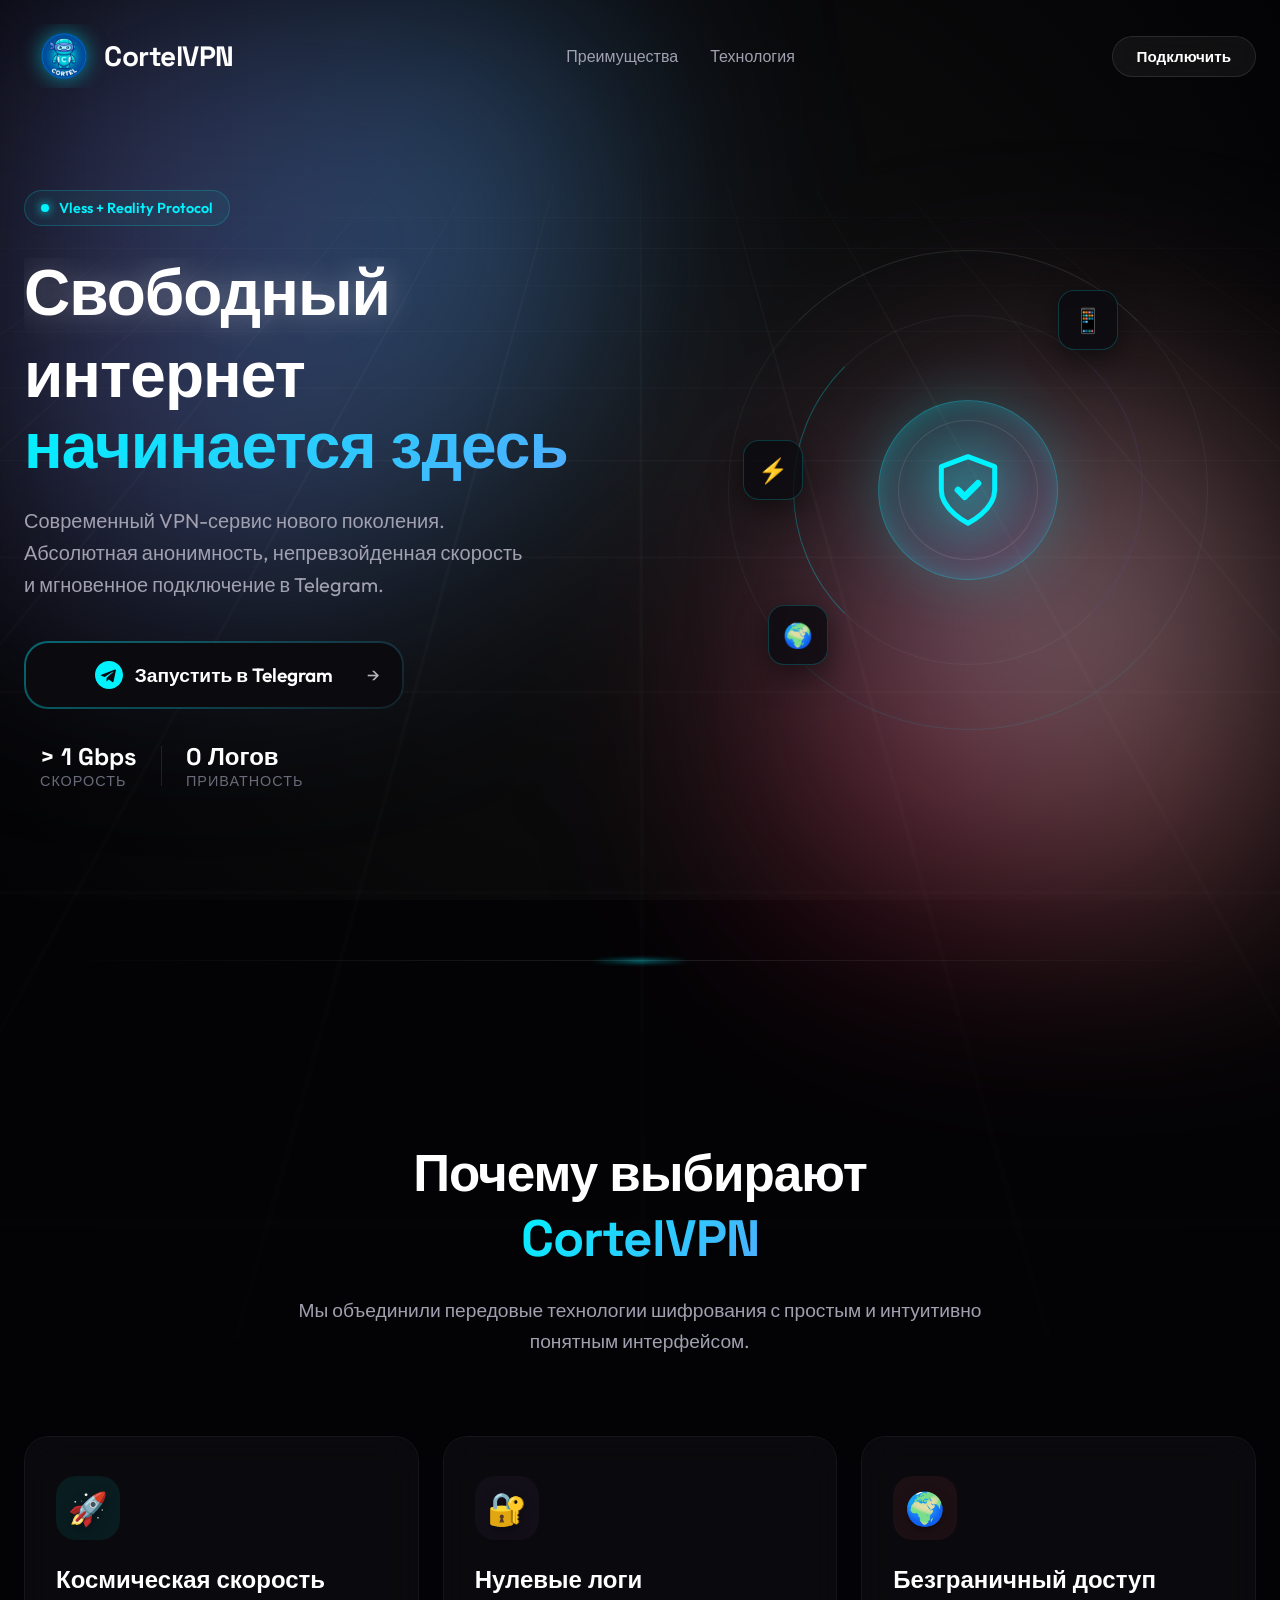
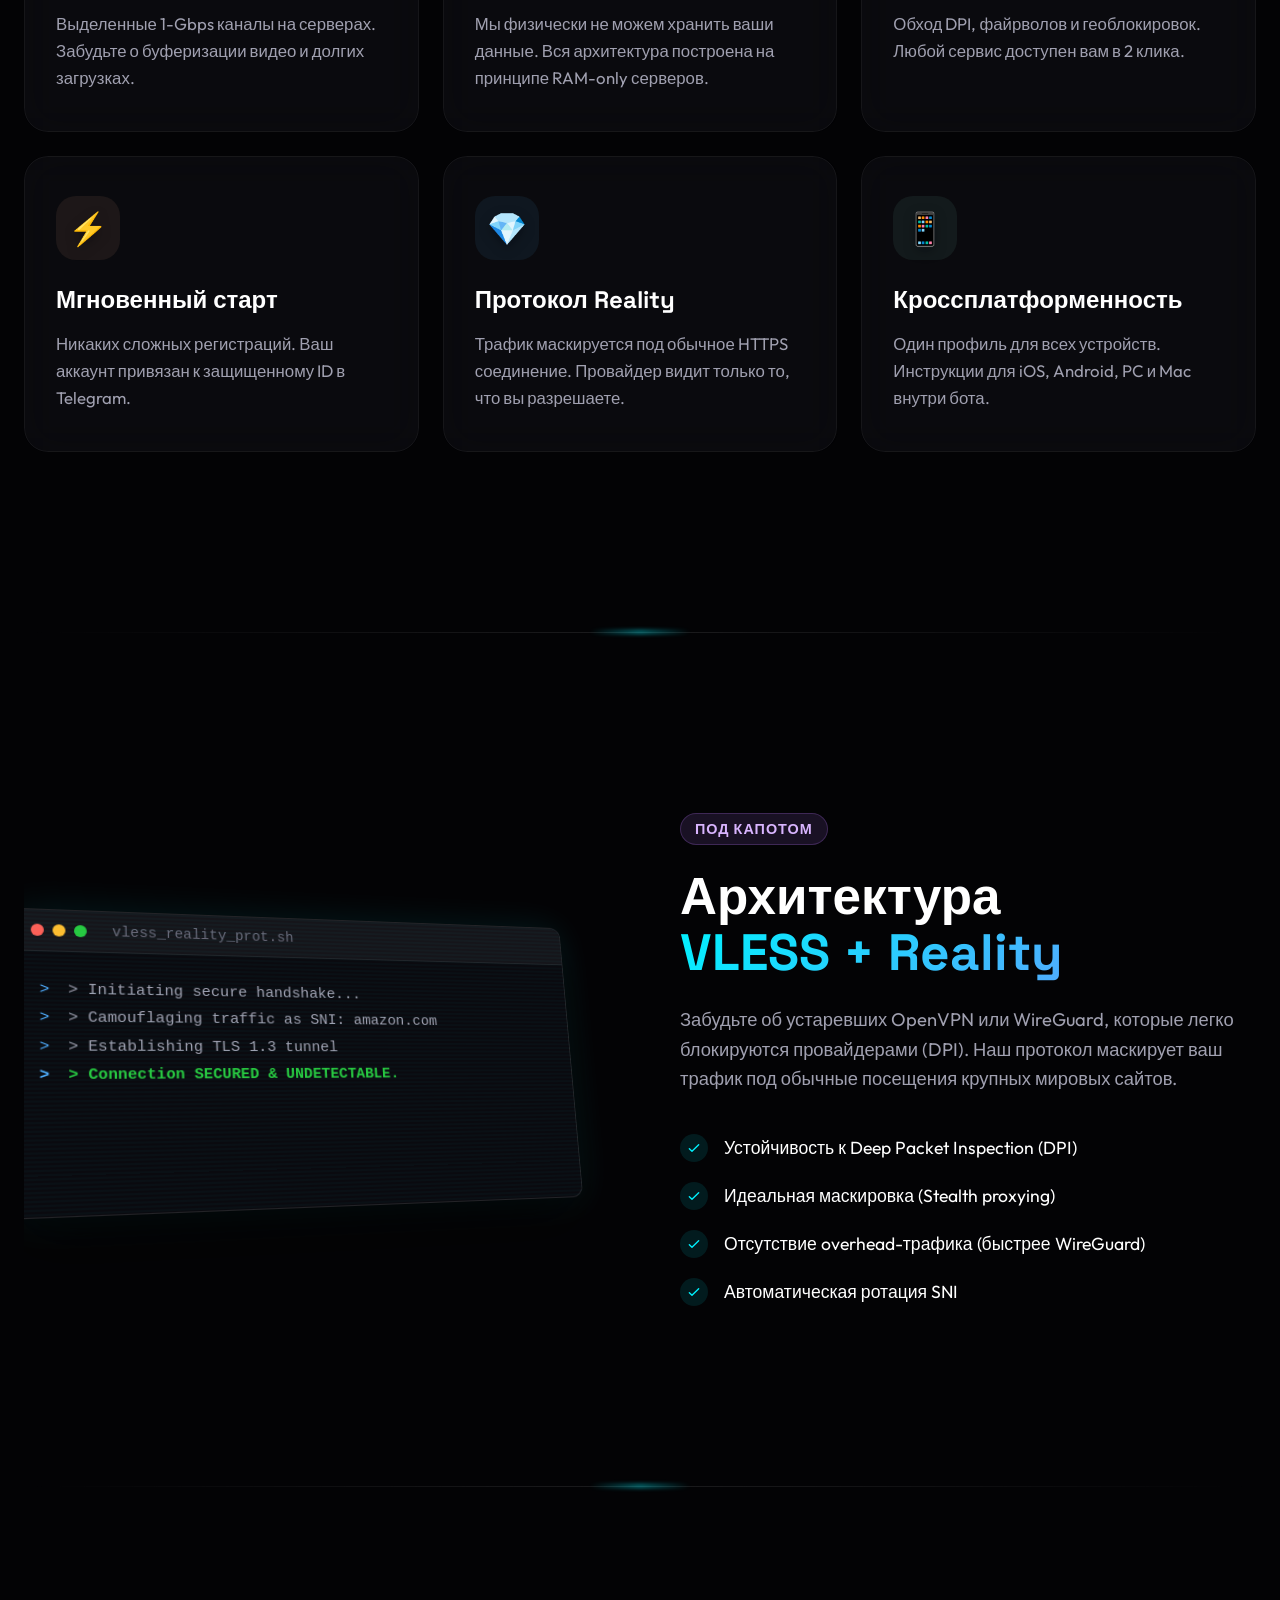
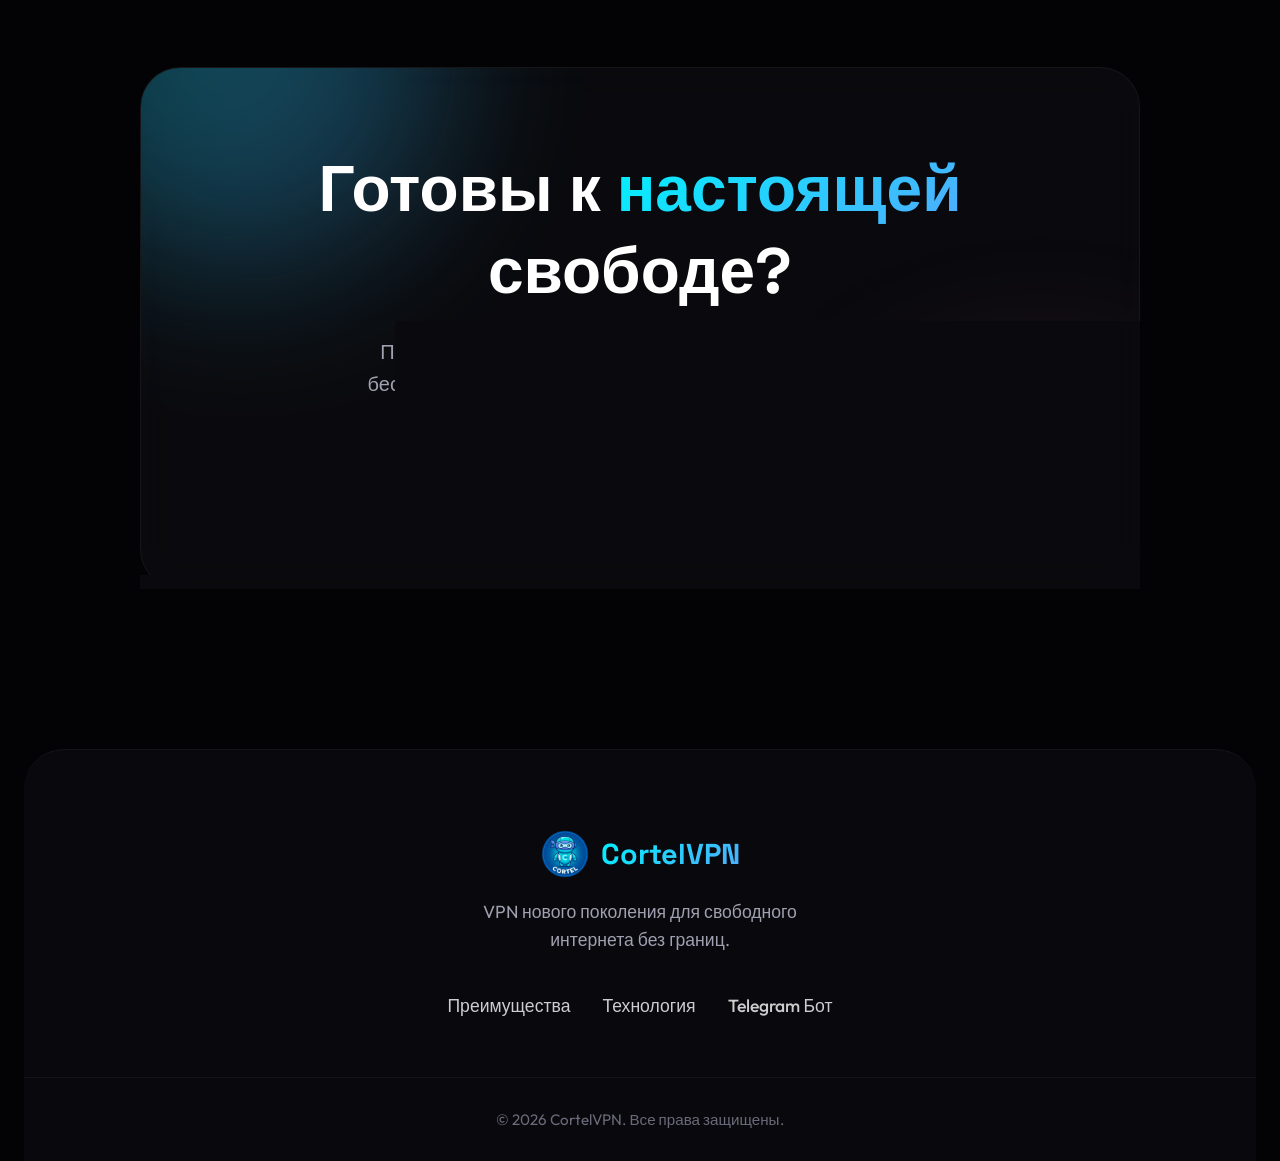
<file: index.html>
<!DOCTYPE html>
<html lang="ru">
  <head>
    <meta charset="UTF-8" />
    <link rel="icon" type="image/png" href="/logo.png" />
    <meta name="viewport" content="width=device-width, initial-scale=1.0" />
    
    <!-- SEO Meta Tags -->
    <title>CortelVPN — Быстрый VPN в Telegram | Vless + Reality</title>
    <meta name="google-site-verification" content="CRlwMg4xD5rwBT9-0t8kMzi3ZgNT7_pALRXdV8gQdhY" />
    <meta name="yandex-verification" content="017a3d70ad2d90e4" />
    <meta name="title" content="CortelVPN — Быстрый VPN в Telegram | Vless + Reality" />
    <meta name="description" content="🔐 CortelVPN — современный VPN сервис на базе Vless + Reality. Быстрое подключение за 2 минуты через Telegram. Полная анонимность, высокая скорость, серверы по всему миру." />
    <meta name="keywords" content="VPN, Vless, Reality, Telegram бот, анонимность, приватность, обход блокировок, быстрый VPN, CortelVPN" />
    <meta name="author" content="CortelVPN" />
    <meta name="robots" content="index, follow" />
    <link rel="canonical" href="https://kakorel.github.io/" />
    
    <!-- Open Graph / Facebook -->
    <meta property="og:type" content="website" />
    <meta property="og:url" content="https://kakorel.github.io/" />
    <meta property="og:title" content="CortelVPN — Быстрый VPN в Telegram" />
    <meta property="og:description" content="Современный VPN на базе Vless + Reality. Подключение за 2 минуты через Telegram бот." />
    <meta property="og:image" content="https://kakorel.github.io/logo.png" />
    
    <!-- Twitter -->
    <meta property="twitter:card" content="summary_large_image" />
    <meta property="twitter:url" content="https://kakorel.github.io/" />
    <meta property="twitter:title" content="CortelVPN — Быстрый VPN в Telegram" />
    <meta property="twitter:description" content="Современный VPN на базе Vless + Reality. Подключение за 2 минуты через Telegram бот." />
    <meta property="twitter:image" content="https://kakorel.github.io/logo.png" />
    
    <!-- Favicon -->
    <link rel="apple-touch-icon" sizes="180x180" href="/logo.png" />
    <link rel="icon" type="image/png" sizes="32x32" href="/logo.png" />
    <link rel="icon" type="image/png" sizes="16x16" href="/logo.png" />
    
    <!-- Fonts -->
    <link rel="preconnect" href="https://fonts.googleapis.com">
    <link rel="preconnect" href="https://fonts.gstatic.com" crossorigin>
    <link href="https://fonts.googleapis.com/css2?family=Inter:wght@400;600;700;900&display=swap" rel="stylesheet">
    
    <!-- Structured Data (Schema.org) -->
    <script type="application/ld+json">
    {
      "@context": "https://schema.org",
      "@type": "SoftwareApplication",
      "name": "CortelVPN",
      "applicationCategory": "SecurityApplication",
      "operatingSystem": "Multi-platform",
      "offers": {
        "@type": "Offer",
        "price": "0",
        "priceCurrency": "RUB"
      },
      "description": "Современный VPN сервис на базе Vless + Reality с подключением через Telegram",
      "url": "https://t.me/CortelVPNBot",
      "image": "https://kakorel.github.io/logo.png"
    }
    </script>
    <script type="module" crossorigin src="/assets/index-sCNzFumO.js"></script>
    <link rel="stylesheet" crossorigin href="/assets/index-DAi2vMQo.css">
  </head>
  <body>
    <div id="app"></div>
  </body>
</html>
</file>
<file: assets/index-DAi2vMQo.css>
@import"https://fonts.googleapis.com/css2?family=Outfit:wght@300;400;500;600;700;800&family=Space+Grotesk:wght@500;700&display=swap";.header[data-v-87df7027]{position:fixed;top:0;left:0;width:100%;padding:24px 0;z-index:100;transition:all .4s cubic-bezier(.16,1,.3,1)}.header.scrolled[data-v-87df7027]{padding:16px 0;background:#0a0a0f99;-webkit-backdrop-filter:blur(20px);backdrop-filter:blur(20px);border-bottom:1px solid rgba(255,255,255,.05)}.header-inner[data-v-87df7027]{max-width:1300px;margin:0 auto;padding:0 24px;display:flex;justify-content:space-between;align-items:center}.logo-container[data-v-87df7027]{display:flex;align-items:center;gap:16px;position:relative;padding:8px 16px;margin-left:-16px;border-radius:16px;cursor:pointer;transition:transform .3s ease;overflow:hidden;--x: 50%;--y: 50%}.logo-container[data-v-87df7027]:before{content:"";position:absolute;top:var(--y);left:var(--x);transform:translate(-50%,-50%);width:100px;height:100px;background:radial-gradient(circle,rgba(0,242,254,.2),transparent 70%);opacity:0;transition:opacity .3s ease;pointer-events:none}.logo-container[data-v-87df7027]:hover:before{opacity:1}.logo-container[data-v-87df7027]:hover{transform:scale(1.02)}.logo[data-v-87df7027]{width:48px;height:48px;object-fit:contain;filter:drop-shadow(0 0 10px rgba(0,242,254,.5));position:relative;z-index:2;transition:filter .3s}.logo-container:hover .logo[data-v-87df7027]{filter:drop-shadow(0 0 20px rgba(0,242,254,.8))}.logo-text[data-v-87df7027]{font-family:Space Grotesk,sans-serif;font-size:1.75rem;font-weight:700;color:#fff;letter-spacing:-.5px;position:relative;z-index:2}.nav-links[data-v-87df7027]{display:flex;gap:32px}.nav-link[data-v-87df7027]{color:#a0a0b0;text-decoration:none;font-size:1rem;font-weight:500;transition:color .3s;position:relative}.nav-link[data-v-87df7027]:hover{color:#fff}.nav-link[data-v-87df7027]:after{content:"";position:absolute;left:0;bottom:-4px;width:0%;height:2px;background:linear-gradient(90deg,#00f2fe,#4facfe);transition:width .3s ease}.nav-link[data-v-87df7027]:hover:after{width:100%}.nav-cta[data-v-87df7027]{padding:10px 24px;background:#ffffff0d;border:1px solid rgba(255,255,255,.1);border-radius:30px;color:#fff;text-decoration:none;font-weight:600;font-size:.95rem;transition:all .3s ease;-webkit-backdrop-filter:blur(10px);backdrop-filter:blur(10px)}.nav-cta[data-v-87df7027]:hover{background:#ffffff1a;border-color:#00f2fe80;box-shadow:0 0 20px #00f2fe33;transform:translateY(-2px)}@media(max-width:768px){.nav-links[data-v-87df7027]{display:none}.logo-text[data-v-87df7027]{font-size:1.5rem}}.hero[data-v-5a000eb6]{min-height:100vh;display:flex;align-items:center;padding-top:80px}.hero-container[data-v-5a000eb6]{display:grid;grid-template-columns:1fr 1fr;gap:80px;align-items:center;width:100%}@media(max-width:1024px){.hero-container[data-v-5a000eb6]{grid-template-columns:1fr;text-align:center;gap:60px;padding:40px 0}}.badge[data-v-5a000eb6]{display:inline-flex;align-items:center;gap:10px;padding:8px 16px;background:#00f2fe0d;border:1px solid rgba(0,242,254,.2);border-radius:100px;color:#00f2fe;font-weight:600;font-size:.9rem;margin-bottom:32px;animation:fadeUp-5a000eb6 .8s forwards;opacity:0;transform:translateY(20px)}.pulse-dot[data-v-5a000eb6]{width:8px;height:8px;background:#00f2fe;border-radius:50%;box-shadow:0 0 10px #00f2fe;animation:pulse-5a000eb6 2s infinite}@keyframes pulse-5a000eb6{0%{box-shadow:0 0 #00f2fe66}70%{box-shadow:0 0 0 10px #00f2fe00}to{box-shadow:0 0 #00f2fe00}}.title[data-v-5a000eb6]{font-size:clamp(3rem,5vw,5rem);line-height:1.1;font-weight:800;letter-spacing:-1px;margin-bottom:24px}.title-line[data-v-5a000eb6]{overflow:hidden;display:flex;flex-wrap:wrap;gap:12px}@media(max-width:1024px){.title-line[data-v-5a000eb6]{justify-content:center}.badge[data-v-5a000eb6]{margin:0 auto 32px}}.title-line[data-v-5a000eb6]:nth-child(1){animation:splitReveal-5a000eb6 1s .2s cubic-bezier(.2,1,.2,1) forwards;opacity:0;transform:translateY(40px)}.title-line[data-v-5a000eb6]:nth-child(2){animation:splitReveal-5a000eb6 1s .4s cubic-bezier(.2,1,.2,1) forwards;opacity:0;transform:translateY(40px)}.text-glow[data-v-5a000eb6]{color:#fff;text-shadow:0 0 30px rgba(255,255,255,.3)}.text-gradient[data-v-5a000eb6]{background:linear-gradient(135deg,#00f2fe,#4facfe);-webkit-background-clip:text;-webkit-text-fill-color:transparent;background-clip:text}.subtitle[data-v-5a000eb6]{font-size:1.25rem;color:#a0a0b0;line-height:1.6;max-width:500px;margin-bottom:40px;animation:fadeUp-5a000eb6 1s .6s forwards;opacity:0;transform:translateY(20px)}@media(max-width:1024px){.subtitle[data-v-5a000eb6]{margin:0 auto 40px}}.actions[data-v-5a000eb6]{animation:fadeUp-5a000eb6 1s .8s forwards;opacity:0;transform:translateY(20px)}.primary-btn[data-v-5a000eb6]{position:relative;display:inline-flex;align-items:center;justify-content:space-between;width:100%;max-width:380px;padding:2px;background:linear-gradient(135deg,#00f2fe66,#4abfee1a);border-radius:24px;text-decoration:none;overflow:hidden;transition:transform .3s cubic-bezier(.16,1,.3,1)}.primary-btn[data-v-5a000eb6]:hover{transform:translateY(-4px) scale(1.02)}.btn-glow[data-v-5a000eb6]{position:absolute;top:0;left:-100%;width:100%;height:100%;background:linear-gradient(90deg,transparent,rgba(255,255,255,.2),transparent);transition:left .5s}.primary-btn:hover .btn-glow[data-v-5a000eb6]{left:100%}.btn-text[data-v-5a000eb6]{flex:1;display:flex;align-items:center;justify-content:center;gap:12px;background:#0a0a0f;border-radius:22px;padding:18px 24px;color:#fff;font-weight:600;font-size:1.2rem;z-index:1;transition:background .3s}.primary-btn:hover .btn-text[data-v-5a000eb6]{background:#0a0a0fcc}.primary-btn svg[data-v-5a000eb6]{width:28px;height:28px;color:#00f2fe}.arrow-icon[data-v-5a000eb6]{position:absolute;right:24px;z-index:2;color:#fff;font-size:1.2rem;transition:transform .3s;opacity:.7}.primary-btn:hover .arrow-icon[data-v-5a000eb6]{transform:translate(4px);opacity:1}.stats-row[data-v-5a000eb6]{display:flex;align-items:center;gap:24px;margin-top:32px;padding-left:16px}@media(max-width:1024px){.stats-row[data-v-5a000eb6]{justify-content:center;padding-left:0}.primary-btn[data-v-5a000eb6]{max-width:100%}}.stat-val[data-v-5a000eb6]{font-family:Space Grotesk,sans-serif;font-size:1.5rem;font-weight:700;color:#fff}.stat-label[data-v-5a000eb6]{font-size:.9rem;color:#6a6a7a;text-transform:uppercase;letter-spacing:1px}.stat-divider[data-v-5a000eb6]{width:1px;height:40px;background:#ffffff1a}.hero-visual[data-v-5a000eb6]{position:relative;display:flex;justify-content:center;align-items:center;animation:fadeIn-5a000eb6 2s 1s forwards;opacity:0}.visual-wrapper[data-v-5a000eb6]{position:relative;width:500px;height:500px;display:flex;justify-content:center;align-items:center}@media(max-width:640px){.visual-wrapper[data-v-5a000eb6]{width:350px;height:350px;transform:scale(.8)}}.core-sphere[data-v-5a000eb6]{position:relative;width:180px;height:180px;border-radius:50%;background:linear-gradient(135deg,#00f2fe33,#764ba233);-webkit-backdrop-filter:blur(10px);backdrop-filter:blur(10px);border:1px solid rgba(0,242,254,.3);display:flex;justify-content:center;align-items:center;z-index:10;box-shadow:0 0 60px #00f2fe33,inset 0 0 20px #00f2fe33;animation:pulseSphere-5a000eb6 4s ease-in-out infinite alternate}.sphere-inner[data-v-5a000eb6]{position:absolute;width:140px;height:140px;border-radius:50%;background:radial-gradient(circle,rgba(0,242,254,.1),transparent 70%);border:1px solid rgba(255,255,255,.1);animation:spin-5a000eb6 10s linear infinite}.shield-icon[data-v-5a000eb6]{width:80px;height:80px;color:#00f2fe;z-index:2;filter:drop-shadow(0 0 15px rgba(0,242,254,.5))}.orbit-ring[data-v-5a000eb6]{position:absolute;top:50%;left:50%;transform:translate(-50%,-50%);border-radius:50%;border:1px solid rgba(255,255,255,.05);box-shadow:inset 0 0 20px #00f2fe05}.ring-1[data-v-5a000eb6]{width:350px;height:350px;animation:orbit-5a000eb6 20s linear infinite;border-left-color:#00f2fe4d;border-right-color:#764ba233}.ring-2[data-v-5a000eb6]{width:480px;height:480px;animation:orbitReverse-5a000eb6 30s linear infinite;border-top-color:#ffffff1a;border-bottom-color:#00f2fe1a}.node[data-v-5a000eb6]{position:absolute;width:60px;height:60px;background:#0a0a0fcc;-webkit-backdrop-filter:blur(8px);backdrop-filter:blur(8px);border:1px solid rgba(0,242,254,.2);border-radius:16px;display:flex;justify-content:center;align-items:center;font-size:1.5rem;box-shadow:0 10px 30px #00000080;z-index:20}.node-1[data-v-5a000eb6]{top:10%;right:20%;animation:floatNode-5a000eb6 5s ease-in-out infinite}.node-2[data-v-5a000eb6]{bottom:15%;left:10%;animation:floatNode-5a000eb6 6s ease-in-out infinite 1s}.node-3[data-v-5a000eb6]{top:40%;left:5%;animation:floatNode-5a000eb6 7s ease-in-out infinite 2s}@keyframes splitReveal-5a000eb6{to{opacity:1;transform:translateY(0)}}@keyframes fadeUp-5a000eb6{to{opacity:1;transform:translateY(0)}}@keyframes fadeIn-5a000eb6{to{opacity:1}}@keyframes pulseSphere-5a000eb6{0%{transform:scale(1);box-shadow:0 0 60px #00f2fe33}to{transform:scale(1.05);box-shadow:0 0 100px #00f2fe66}}@keyframes spin-5a000eb6{to{transform:rotate(360deg)}}@keyframes orbit-5a000eb6{0%{transform:translate(-50%,-50%) rotate(0)}to{transform:translate(-50%,-50%) rotate(360deg)}}@keyframes orbitReverse-5a000eb6{0%{transform:translate(-50%,-50%) rotate(360deg)}to{transform:translate(-50%,-50%) rotate(0)}}@keyframes floatNode-5a000eb6{0%,to{transform:translateY(0)}50%{transform:translateY(-20px)}}.features[data-v-491fc93d]{padding:120px 0;position:relative}.header-content[data-v-491fc93d]{text-align:center;max-width:700px;margin:0 auto 80px;opacity:0;transform:translateY(30px);transition:all .8s cubic-bezier(.16,1,.3,1)}.header-content.visible[data-v-491fc93d]{opacity:1;transform:translateY(0)}.section-title[data-v-491fc93d]{font-size:clamp(2.5rem,4vw,3.5rem);font-weight:800;letter-spacing:-1px;margin-bottom:24px}.gradient-text[data-v-491fc93d]{background:linear-gradient(135deg,#00f2fe,#4facfe);-webkit-background-clip:text;-webkit-text-fill-color:transparent;background-clip:text}.section-subtitle[data-v-491fc93d]{font-size:1.2rem;color:#a0a0b0;line-height:1.6}.features-grid[data-v-491fc93d]{display:grid;grid-template-columns:repeat(auto-fit,minmax(320px,1fr));gap:24px}.feature-card-wrapper[data-v-491fc93d]{opacity:0;transform:translateY(40px);transition:all .8s cubic-bezier(.16,1,.3,1)}.feature-card-wrapper.visible[data-v-491fc93d]{opacity:1;transform:translateY(0)}.feature-card[data-v-491fc93d]{position:relative;height:100%;background:#0f0f1499;-webkit-backdrop-filter:blur(20px);backdrop-filter:blur(20px);border-radius:24px;padding:40px 32px;overflow:hidden;transition:transform .4s cubic-bezier(.16,1,.3,1);display:flex;flex-direction:column}.feature-card[data-v-491fc93d]:hover{transform:translateY(-8px)}.card-glow[data-v-491fc93d]{position:absolute;top:-50%;left:-50%;width:200%;height:200%;opacity:0;filter:blur(60px);transition:opacity .4s;pointer-events:none;z-index:0}.mouse-glow-bg[data-v-491fc93d]{position:absolute;top:0;left:0;width:100%;height:100%;background:radial-gradient(800px circle at var(--mouse-x, 0) var(--mouse-y, 0),rgba(255,255,255,.04),transparent 40%);z-index:0;pointer-events:none;opacity:0;transition:opacity .3s}.feature-card:hover .mouse-glow-bg[data-v-491fc93d]{opacity:1}.feature-card:hover .card-glow[data-v-491fc93d]{opacity:.15}.icon-wrapper[data-v-491fc93d]{position:relative;width:64px;height:64px;border-radius:20px;display:flex;align-items:center;justify-content:center;margin-bottom:24px;z-index:1}.icon-bg[data-v-491fc93d]{position:absolute;top:0;right:0;bottom:0;left:0;border-radius:20px;opacity:.2;transition:opacity .3s}.feature-card:hover .icon-bg[data-v-491fc93d]{opacity:.4}.icon[data-v-491fc93d]{font-size:2rem;z-index:2;filter:drop-shadow(0 4px 6px rgba(0,0,0,.3));transition:transform .3s}.feature-card:hover .icon[data-v-491fc93d]{transform:scale(1.1) rotate(5deg)}.card-title[data-v-491fc93d]{font-size:1.5rem;font-weight:700;margin-bottom:16px;color:#fff;z-index:1}.card-desc[data-v-491fc93d]{font-size:1.05rem;color:#a0a0b0;line-height:1.6;z-index:1}.card-border[data-v-491fc93d]{position:absolute;top:0;right:0;bottom:0;left:0;border-radius:24px;border:1px solid rgba(255,255,255,.05);pointer-events:none;transition:border-color .4s;overflow:hidden}.mouse-glow-border[data-v-491fc93d]{position:absolute;top:0;left:0;width:100%;height:100%;background:radial-gradient(400px circle at var(--mouse-x, 0) var(--mouse-y, 0),rgba(0,242,254,.4),transparent 40%);opacity:0;transition:opacity .3s;mix-blend-mode:overlay}.feature-card:hover .mouse-glow-border[data-v-491fc93d]{opacity:1}.feature-card:hover .card-border[data-v-491fc93d]{border-color:#ffffff1a}.tech-section[data-v-2a5a9545]{padding:120px 0;overflow:hidden}.tech-container[data-v-2a5a9545]{display:grid;grid-template-columns:1fr 1fr;gap:80px;align-items:center;opacity:0;transform:translateY(50px);transition:all 1s cubic-bezier(.16,1,.3,1)}.tech-container.visible[data-v-2a5a9545]{opacity:1;transform:translateY(0)}@media(max-width:1024px){.tech-container[data-v-2a5a9545]{grid-template-columns:1fr;gap:60px}}.tech-visual[data-v-2a5a9545]{position:relative;perspective:1000px}.terminal-mock[data-v-2a5a9545]{background:#0a0a0f;border:1px solid rgba(255,255,255,.1);border-radius:12px;overflow:hidden;box-shadow:0 30px 60px #0009,0 0 40px #00f2fe1a;transform:rotateY(15deg) rotateX(10deg);transition:transform .5s ease}.terminal-mock[data-v-2a5a9545]:hover{transform:rotateY(5deg) rotateX(5deg)}.terminal-header[data-v-2a5a9545]{background:#15151a;padding:12px 16px;display:flex;align-items:center;gap:8px;border-bottom:1px solid rgba(255,255,255,.05)}.dot[data-v-2a5a9545]{width:12px;height:12px;border-radius:50%}.red[data-v-2a5a9545]{background:#ff5f56}.yellow[data-v-2a5a9545]{background:#ffbd2e}.green[data-v-2a5a9545]{background:#27c93f}.terminal-title[data-v-2a5a9545]{margin-left:16px;font-family:monospace;color:#6a6a7a;font-size:.9rem}.terminal-body[data-v-2a5a9545]{padding:24px;font-family:Courier New,Courier,monospace;font-size:.95rem;line-height:1.8;min-height:250px}.code-line[data-v-2a5a9545]{color:#a0a0b0;opacity:0}.tech-container.visible .code-line[data-v-2a5a9545]{animation:typeLine-2a5a9545 .1s forwards}.tech-container.visible .delay-1[data-v-2a5a9545]{animation-delay:1s}.tech-container.visible .delay-2[data-v-2a5a9545]{animation-delay:2s}.tech-container.visible .delay-3[data-v-2a5a9545]{animation-delay:3s}.cmd[data-v-2a5a9545]{color:#4facfe;margin-right:8px}.success[data-v-2a5a9545]{color:#27c93f;font-weight:700}@keyframes typeLine-2a5a9545{0%{opacity:0}to{opacity:1}}.hologram-effect[data-v-2a5a9545]{position:absolute;top:0;left:0;width:100%;height:100%;background:repeating-linear-gradient(0deg,transparent,transparent 2px,rgba(0,242,254,.05) 3px,transparent 4px);pointer-events:none;animation:scanline-2a5a9545 8s linear infinite;border-radius:12px;transform:rotateY(15deg) rotateX(10deg)}@keyframes scanline-2a5a9545{0%{transform:rotateY(15deg) rotateX(10deg) translateY(-100%)}to{transform:rotateY(15deg) rotateX(10deg) translateY(100%)}}.badge[data-v-2a5a9545]{display:inline-block;padding:6px 14px;background:#764ba233;border:1px solid rgba(118,75,162,.4);color:#d8b4fe;border-radius:100px;font-size:.9rem;font-weight:600;text-transform:uppercase;letter-spacing:1px;margin-bottom:24px}.title[data-v-2a5a9545]{font-size:clamp(2.5rem,4vw,3.5rem);font-weight:800;line-height:1.1;margin-bottom:24px}.gradient-text[data-v-2a5a9545]{background:linear-gradient(135deg,#00f2fe,#4facfe);-webkit-background-clip:text;-webkit-text-fill-color:transparent;background-clip:text}.description[data-v-2a5a9545]{font-size:1.15rem;color:#a0a0b0;line-height:1.6;margin-bottom:40px}.tech-list[data-v-2a5a9545]{list-style:none;display:flex;flex-direction:column;gap:20px}.tech-list-item[data-v-2a5a9545]{display:flex;align-items:center;gap:16px;font-size:1.1rem;color:#fff;opacity:0;transform:translate(-20px)}.tech-container.visible .tech-list-item[data-v-2a5a9545]{opacity:1;transform:translate(0);transition:all .5s cubic-bezier(.16,1,.3,1)}.check-icon[data-v-2a5a9545]{width:28px;height:28px;border-radius:50%;background:#00f2fe1a;display:flex;align-items:center;justify-content:center;color:#00f2fe}.check-icon svg[data-v-2a5a9545]{width:16px;height:16px}.final-cta[data-v-850568dd]{padding:120px 0;display:flex;justify-content:center}.cta-container[data-v-850568dd]{position:relative;width:100%;max-width:1000px;background:#0f0f1499;border:1px solid rgba(255,255,255,.05);border-radius:40px;padding:80px 40px;text-align:center;overflow:hidden;-webkit-backdrop-filter:blur(20px);backdrop-filter:blur(20px);opacity:0;transform:scale(.95);transition:all .8s cubic-bezier(.16,1,.3,1)}.cta-container.visible[data-v-850568dd]{opacity:1;transform:scale(1)}.cta-glow[data-v-850568dd]{position:absolute;width:400px;height:400px;border-radius:50%;filter:blur(80px);opacity:.3;pointer-events:none;z-index:0}.glow-1[data-v-850568dd]{top:-200px;left:-100px;background:linear-gradient(135deg,#00f2fe,#4facfe);animation:pulseGlow-850568dd 6s ease-in-out infinite alternate}.glow-2[data-v-850568dd]{bottom:-200px;right:-100px;background:linear-gradient(135deg,#764ba2,#f5576c);animation:pulseGlow-850568dd 8s ease-in-out infinite alternate-reverse}@keyframes pulseGlow-850568dd{0%{transform:scale(1);opacity:.2}to{transform:scale(1.2);opacity:.4}}.cta-content[data-v-850568dd]{position:relative;z-index:10}.title[data-v-850568dd]{font-size:clamp(2.5rem,5vw,4rem);font-weight:800;margin-bottom:24px}.gradient-text[data-v-850568dd]{background:linear-gradient(135deg,#00f2fe,#4facfe);-webkit-background-clip:text;-webkit-text-fill-color:transparent;background-clip:text}.subtitle[data-v-850568dd]{font-size:1.25rem;color:#a0a0b0;max-width:600px;margin:0 auto 48px;line-height:1.6}.cta-actions[data-v-850568dd]{display:flex;justify-content:center}.cyber-btn[data-v-850568dd]{position:relative;display:inline-block;padding:2px;border-radius:100px;background:linear-gradient(90deg,#00f2fe,#764ba2,#00f2fe);background-size:200% auto;text-decoration:none;animation:bgScroll-850568dd 3s linear infinite;transition:transform .3s}.cyber-btn[data-v-850568dd]:hover{transform:translateY(-4px) scale(1.05);box-shadow:0 10px 40px #00f2fe66}.btn-bg[data-v-850568dd]{position:absolute;top:0;right:0;bottom:0;left:0;border-radius:100px;background:inherit;filter:blur(10px);opacity:0;transition:opacity .3s}.cyber-btn:hover .btn-bg[data-v-850568dd]{opacity:.8}.btn-text[data-v-850568dd]{position:relative;display:flex;align-items:center;gap:12px;background:#0a0a0f;padding:16px 40px;border-radius:100px;color:#fff;font-weight:700;font-size:1.2rem;letter-spacing:1px;z-index:1}.tg-icon[data-v-850568dd]{width:24px;height:24px;color:#00f2fe}@keyframes bgScroll-850568dd{to{background-position:200% center}}@media(max-width:768px){.cta-container[data-v-850568dd]{padding:60px 24px;border-radius:30px}}.footer[data-v-923d67d8]{border-top:1px solid rgba(255,255,255,.05);background:#0a0a0fcc;padding:80px 0 0;border-radius:40px 40px 0 0;margin-top:40px}.footer-content[data-v-923d67d8]{display:flex;flex-direction:column;align-items:center;text-align:center;gap:40px;padding-bottom:60px}.footer-brand[data-v-923d67d8]{max-width:400px;display:flex;flex-direction:column;align-items:center}.logo[data-v-923d67d8]{display:flex;align-items:center;justify-content:center;gap:12px;margin-bottom:20px}.logo img[data-v-923d67d8]{width:48px;height:48px;object-fit:contain}.logo span[data-v-923d67d8]{font-family:Space Grotesk,sans-serif;font-size:1.8rem;font-weight:700;background:linear-gradient(135deg,#00f2fe,#4facfe);-webkit-background-clip:text;-webkit-text-fill-color:transparent;background-clip:text}.brand-desc[data-v-923d67d8]{color:#a0a0b0;line-height:1.6;font-size:1.1rem}.footer-links[data-v-923d67d8]{display:flex;justify-content:center}.link-group[data-v-923d67d8]{display:flex;flex-wrap:wrap;justify-content:center;gap:32px}.link-group a[data-v-923d67d8]{color:#fff;text-decoration:none;font-weight:500;font-size:1.1rem;transition:all .3s;opacity:.8}.link-group a[data-v-923d67d8]:hover{color:#00f2fe;opacity:1;transform:translateY(-2px)}.footer-bottom[data-v-923d67d8]{text-align:center;padding:32px 0;border-top:1px solid rgba(255,255,255,.05);color:#6a6a7a;font-size:.95rem}:root{--neon-blue: #00f2fe;--neon-purple: #764ba2;--neon-pink: #f5576c;--dark-bg: #030305;--glass-bg: rgba(20, 20, 25, .4);--glass-border: rgba(255, 255, 255, .08)}*{margin:0;padding:0;box-sizing:border-box}html{scroll-behavior:smooth}body{background:var(--dark-bg);color:#fff;font-family:Outfit,sans-serif;overflow-x:hidden;-webkit-font-smoothing:antialiased}::selection{background:#00f2fe4d;color:#fff}.landing{min-height:100vh;position:relative;overflow:hidden}.background{position:fixed;top:0;right:0;bottom:0;left:0;z-index:0;background:radial-gradient(circle at 50% 50%,#111 0%,var(--dark-bg) 100%);pointer-events:none}.glow-container{position:absolute;top:0;right:0;bottom:0;left:0;overflow:hidden;filter:blur(120px)}.glow-orb{position:absolute;border-radius:50%;animation:floatOrb 25s infinite alternate ease-in-out;opacity:.4;mix-blend-mode:screen}.orb-1{width:800px;height:800px;background:linear-gradient(to right,var(--neon-purple),#4facfe);top:-200px;left:-200px;animation-duration:28s}.orb-2{width:600px;height:600px;background:linear-gradient(to right,#ff0844,#ffb199);bottom:-100px;right:-100px;animation-duration:32s;animation-delay:-10s}.orb-3{width:500px;height:500px;background:radial-gradient(circle,var(--neon-blue),transparent 70%);top:40%;left:60%;animation-duration:40s;animation-delay:-5s}@keyframes floatOrb{0%{transform:translate(0) scale(1) rotate(0)}33%{transform:translate(100px,150px) scale(1.1) rotate(120deg)}66%{transform:translate(-150px,100px) scale(.9) rotate(240deg)}to{transform:translate(50px,-200px) scale(1.05) rotate(360deg)}}.grid-overlay{position:absolute;top:0;right:0;bottom:0;left:0;background-image:linear-gradient(rgba(255,255,255,.03) 1px,transparent 1px),linear-gradient(90deg,rgba(255,255,255,.03) 1px,transparent 1px);background-size:80px 80px;mask-image:radial-gradient(ellipse at center,black 20%,transparent 80%);-webkit-mask-image:radial-gradient(ellipse at center,black 20%,transparent 80%);transform:perspective(1000px) rotateX(60deg) scale(2) translateY(-100px);animation:gridMove 20s linear infinite}@keyframes gridMove{0%{transform:perspective(1000px) rotateX(60deg) scale(2) translateY(0)}to{transform:perspective(1000px) rotateX(60deg) scale(2) translateY(80px)}}.mouse-glow{position:fixed;width:400px;height:400px;background:radial-gradient(circle,rgba(0,242,254,.15),transparent 70%);border-radius:50%;pointer-events:none;transform:translate(-50%,-50%);z-index:1;transition:width .3s,height .3s}.content{position:relative;z-index:10;max-width:1300px;margin:0 auto;padding:0 24px}.glass-divider{width:100%;height:1px;background:linear-gradient(90deg,transparent,rgba(255,255,255,.1),transparent);margin:60px 0;position:relative}.glass-divider:after{content:"";position:absolute;top:50%;left:50%;transform:translate(-50%,-50%);width:100px;height:4px;background:linear-gradient(90deg,transparent,var(--neon-blue),transparent);filter:blur(2px);opacity:.5}h1,h2,h3{font-family:Space Grotesk,sans-serif}.reveal-up{opacity:0;transform:translateY(40px);transition:all 1s cubic-bezier(.16,1,.3,1)}.reveal-up.visible{opacity:1;transform:translateY(0)}
</file>
